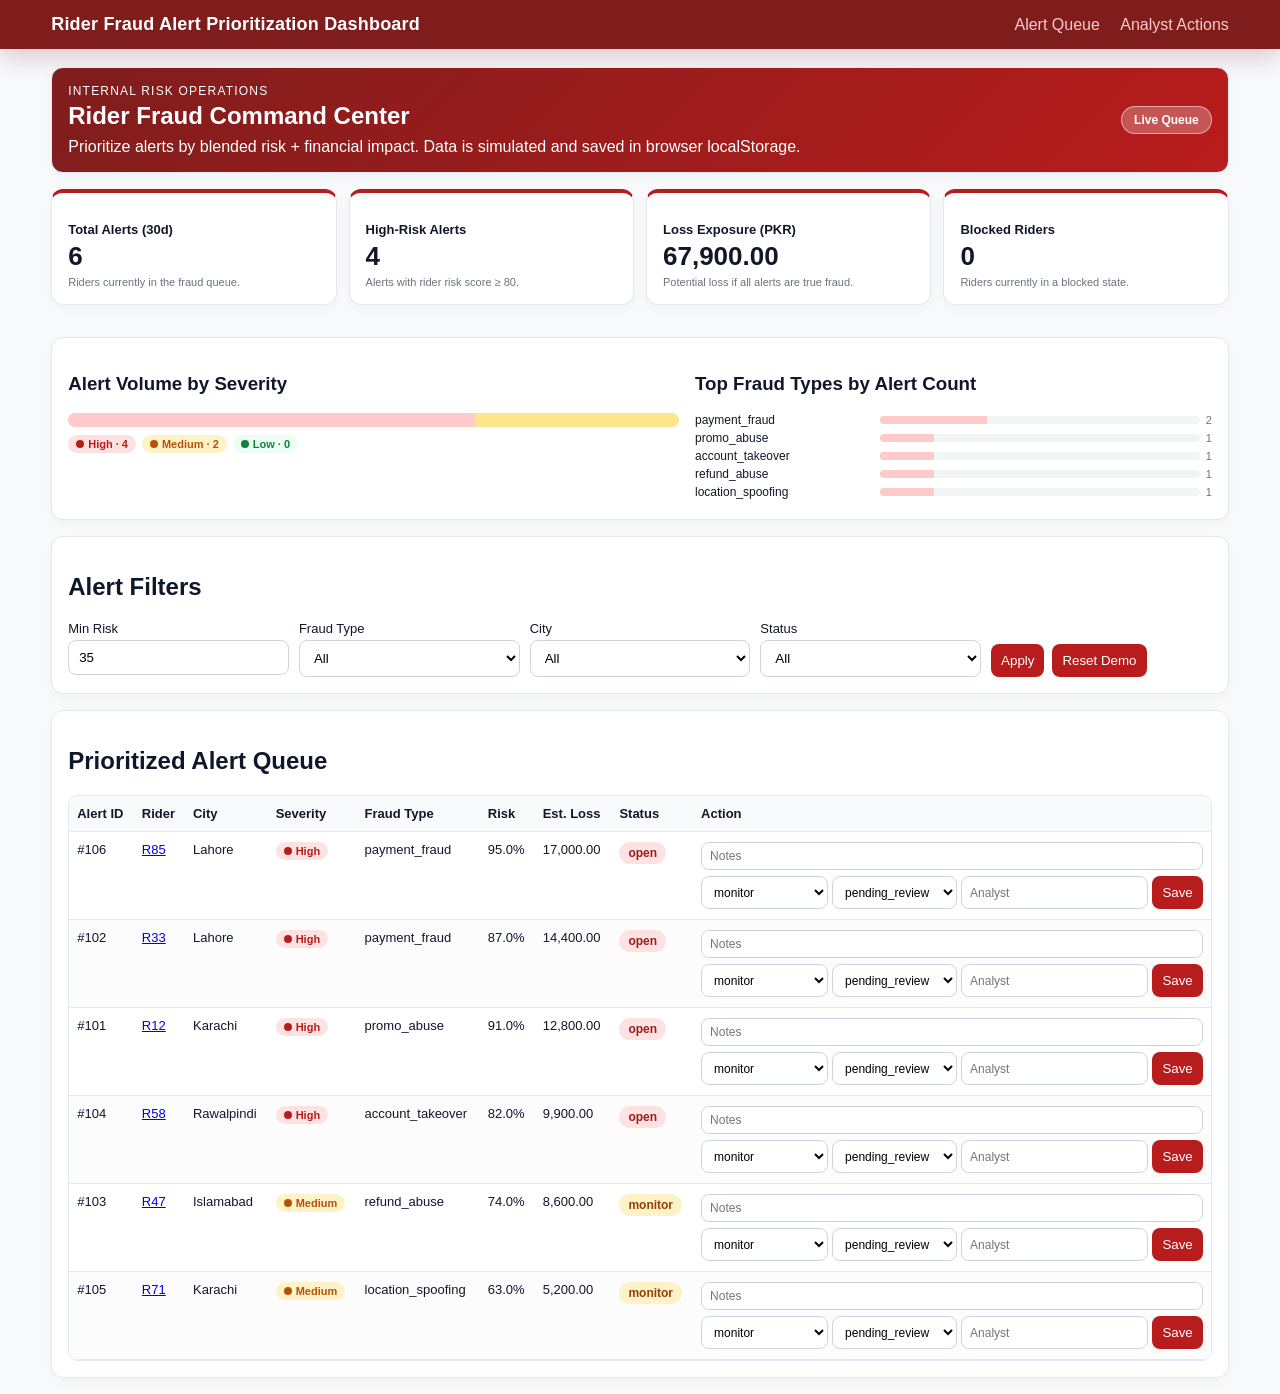
<file: docs/index.html>
<!doctype html>
<html lang="en">
<head>
  <meta charset="utf-8">
  <meta name="viewport" content="width=device-width, initial-scale=1">
  <title>Rider Fraud Alert Prioritization Dashboard</title>
  <link rel="stylesheet" href="styles.css">
</head>
<body>
  <header class="topbar">
    <div class="container">
      <h1>Rider Fraud Alert Prioritization Dashboard</h1>
      <nav>
        <a href="index.html">Alert Queue</a>
        <a href="actions.html">Analyst Actions</a>
      </nav>
    </div>
  </header>

  <main class="container">
    <section class="hero card">
      <div>
        <p class="eyebrow">Internal Risk Operations</p>
        <h2>Rider Fraud Command Center</h2>
        <p class="subtext">Prioritize alerts by blended risk + financial impact. Data is simulated and saved in browser localStorage.</p>
      </div>
      <div class="hero-chip">Live Queue</div>
    </section>

    <section class="summary-grid">
      <article class="card metric-card">
        <h3>Total Alerts (30d)</h3>
        <p class="metric-value" id="totalAlerts">0</p>
        <p class="metric-caption">Riders currently in the fraud queue.</p>
      </article>
      <article class="card metric-card">
        <h3>High-Risk Alerts</h3>
        <p class="metric-value" id="highRiskCount">0</p>
        <p class="metric-caption">Alerts with rider risk score ≥ 80.</p>
      </article>
      <article class="card metric-card">
        <h3>Loss Exposure (PKR)</h3>
        <p class="metric-value" id="estLoss">0</p>
        <p class="metric-caption">Potential loss if all alerts are true fraud.</p>
      </article>
      <article class="card metric-card">
        <h3>Blocked Riders</h3>
        <p class="metric-value" id="blockedCount">0</p>
        <p class="metric-caption">Riders currently in a blocked state.</p>
      </article>
    </section>

    <section class="card trend-grid">
      <article>
        <h3>Alert Volume by Severity</h3>
        <div class="severity-bar">
          <div class="severity-segment high" id="sevHigh"></div>
          <div class="severity-segment medium" id="sevMed"></div>
          <div class="severity-segment low" id="sevLow"></div>
        </div>
        <div class="legend" id="sevLegend"></div>
      </article>
      <article>
        <h3>Top Fraud Types by Alert Count</h3>
        <ul class="fraud-type-list" id="fraudTypeList"></ul>
      </article>
    </section>

    <section class="card">
      <h2>Alert Filters</h2>
      <div class="filters">
        <label>
          Min Risk
          <input id="minRisk" type="number" min="0" max="100" value="35">
        </label>
        <label>
          Fraud Type
          <select id="fraudType">
            <option value="">All</option>
            <option value="promo_abuse">promo_abuse</option>
            <option value="payment_fraud">payment_fraud</option>
            <option value="refund_abuse">refund_abuse</option>
            <option value="account_takeover">account_takeover</option>
            <option value="location_spoofing">location_spoofing</option>
          </select>
        </label>
        <label>
          City
          <select id="city">
            <option value="">All</option>
            <option value="Karachi">Karachi</option>
            <option value="Lahore">Lahore</option>
            <option value="Islamabad">Islamabad</option>
            <option value="Rawalpindi">Rawalpindi</option>
          </select>
        </label>
        <label>
          Status
          <select id="status">
            <option value="">All</option>
            <option value="open">open</option>
            <option value="monitor">monitor</option>
            <option value="blocked">blocked</option>
            <option value="closed">closed</option>
          </select>
        </label>
        <div style="display:flex; gap:8px; align-items:flex-end;">
          <button id="applyFilters" type="button">Apply</button>
          <button id="resetDemo" type="button">Reset Demo</button>
        </div>
      </div>
    </section>

    <section class="card">
      <h2>Prioritized Alert Queue</h2>
      <div class="table-wrap">
        <table>
          <thead>
            <tr>
              <th>Alert ID</th>
              <th>Rider</th>
              <th>City</th>
              <th>Severity</th>
              <th>Fraud Type</th>
              <th>Risk</th>
              <th>Est. Loss</th>
              <th>Status</th>
              <th>Action</th>
            </tr>
          </thead>
          <tbody id="alerts-tbody"></tbody>
        </table>
      </div>
    </section>
  </main>

  <script src="app.js"></script>
</body>
</html>
</file>
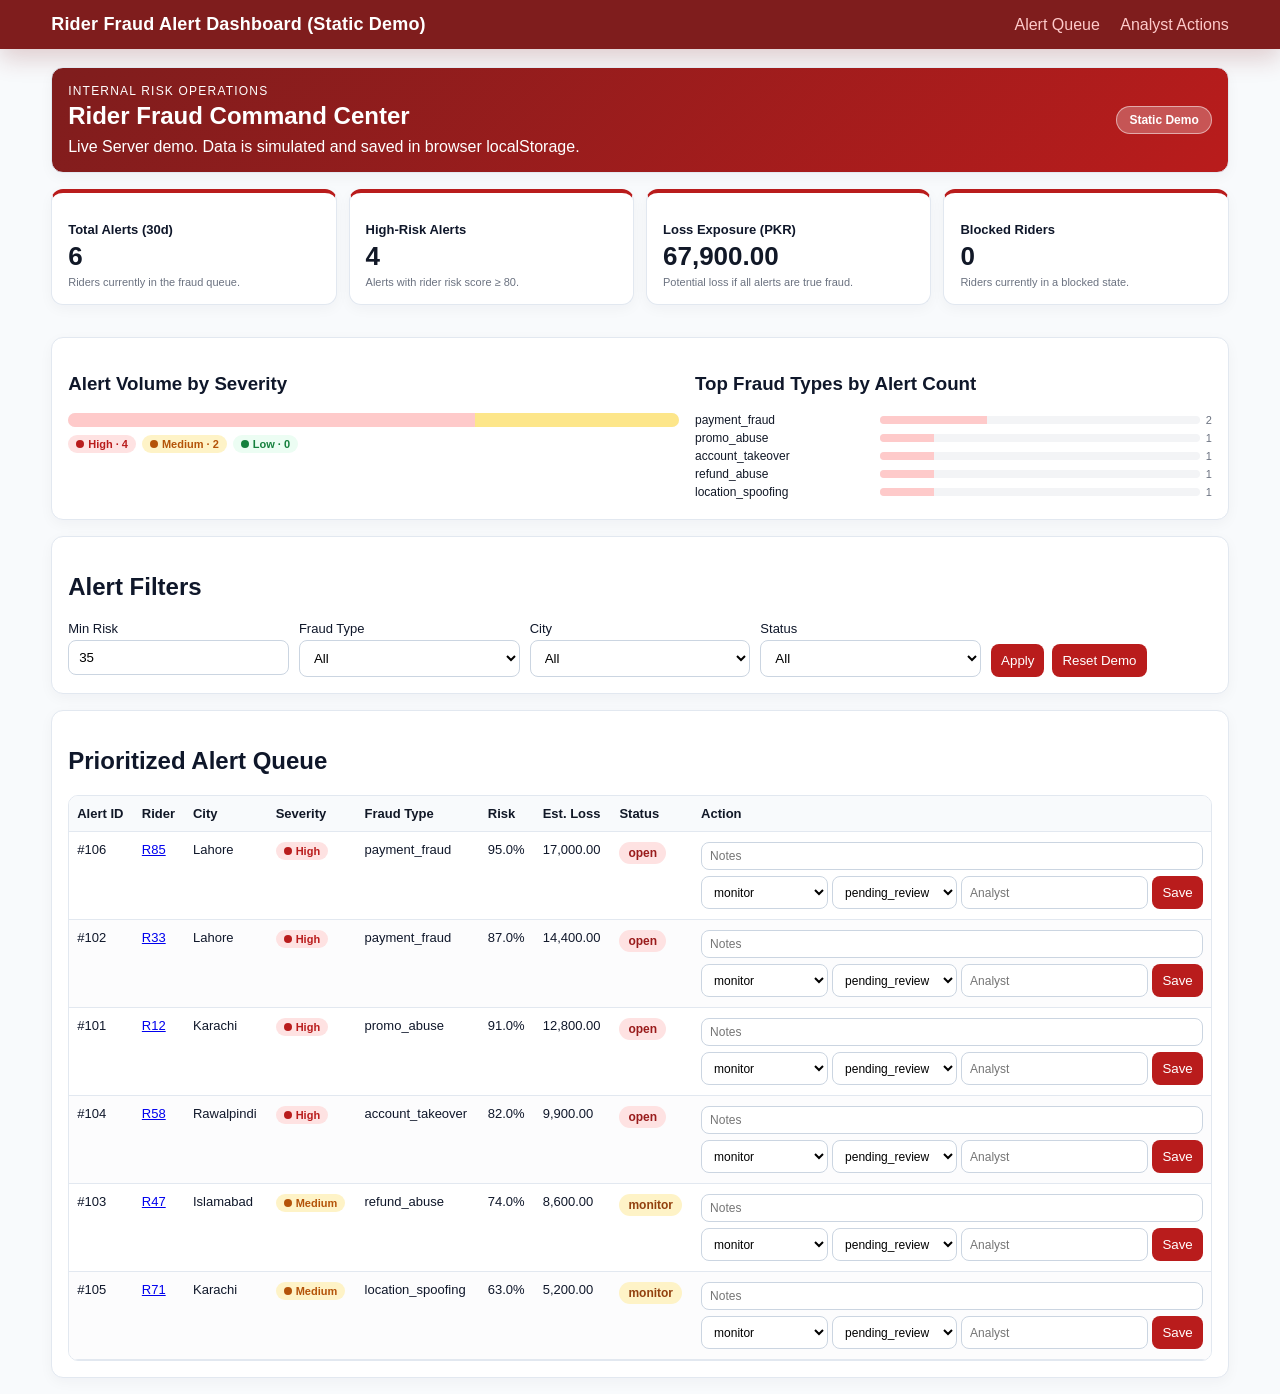
<file: static-demo/index.html>
<!doctype html>
<html lang="en">
<head>
  <meta charset="utf-8">
  <meta name="viewport" content="width=device-width, initial-scale=1">
  <title>Rider Fraud Dashboard (Static Demo)</title>
  <link rel="stylesheet" href="styles.css">
</head>
<body>
  <header class="topbar">
    <div class="container">
      <h1>Rider Fraud Alert Dashboard (Static Demo)</h1>
      <nav>
        <a href="index.html">Alert Queue</a>
        <a href="actions.html">Analyst Actions</a>
      </nav>
    </div>
  </header>

  <main class="container">
    <section class="hero card">
      <div>
        <p class="eyebrow">Internal Risk Operations</p>
        <h2>Rider Fraud Command Center</h2>
        <p class="subtext">Live Server demo. Data is simulated and saved in browser localStorage.</p>
      </div>
      <div class="hero-chip">Static Demo</div>
    </section>

    <section class="summary-grid">
      <article class="card metric-card">
        <h3>Total Alerts (30d)</h3>
        <p class="metric-value" id="totalAlerts">0</p>
        <p class="metric-caption">Riders currently in the fraud queue.</p>
      </article>
      <article class="card metric-card">
        <h3>High-Risk Alerts</h3>
        <p class="metric-value" id="highRiskCount">0</p>
        <p class="metric-caption">Alerts with rider risk score ≥ 80.</p>
      </article>
      <article class="card metric-card">
        <h3>Loss Exposure (PKR)</h3>
        <p class="metric-value" id="estLoss">0</p>
        <p class="metric-caption">Potential loss if all alerts are true fraud.</p>
      </article>
      <article class="card metric-card">
        <h3>Blocked Riders</h3>
        <p class="metric-value" id="blockedCount">0</p>
        <p class="metric-caption">Riders currently in a blocked state.</p>
      </article>
    </section>

    <section class="card trend-grid">
      <article>
        <h3>Alert Volume by Severity</h3>
        <div class="severity-bar">
          <div class="severity-segment high" id="sevHigh"></div>
          <div class="severity-segment medium" id="sevMed"></div>
          <div class="severity-segment low" id="sevLow"></div>
        </div>
        <div class="legend" id="sevLegend"></div>
      </article>
      <article>
        <h3>Top Fraud Types by Alert Count</h3>
        <ul class="fraud-type-list" id="fraudTypeList"></ul>
      </article>
    </section>

    <section class="card">
      <h2>Alert Filters</h2>
      <div class="filters">
        <label>
          Min Risk
          <input id="minRisk" type="number" min="0" max="100" value="35">
        </label>
        <label>
          Fraud Type
          <select id="fraudType">
            <option value="">All</option>
            <option value="promo_abuse">promo_abuse</option>
            <option value="payment_fraud">payment_fraud</option>
            <option value="refund_abuse">refund_abuse</option>
            <option value="account_takeover">account_takeover</option>
            <option value="location_spoofing">location_spoofing</option>
          </select>
        </label>
        <label>
          City
          <select id="city">
            <option value="">All</option>
            <option value="Karachi">Karachi</option>
            <option value="Lahore">Lahore</option>
            <option value="Islamabad">Islamabad</option>
            <option value="Rawalpindi">Rawalpindi</option>
          </select>
        </label>
        <label>
          Status
          <select id="status">
            <option value="">All</option>
            <option value="open">open</option>
            <option value="monitor">monitor</option>
            <option value="blocked">blocked</option>
            <option value="closed">closed</option>
          </select>
        </label>
        <div style="display:flex; gap:8px; align-items:flex-end;">
          <button id="applyFilters" type="button">Apply</button>
          <button id="resetDemo" type="button">Reset Demo</button>
        </div>
      </div>
    </section>

    <section class="card">
      <h2>Prioritized Alert Queue</h2>
      <div class="table-wrap">
        <table>
          <thead>
            <tr>
              <th>Alert ID</th>
              <th>Rider</th>
              <th>City</th>
              <th>Severity</th>
              <th>Fraud Type</th>
              <th>Risk</th>
              <th>Est. Loss</th>
              <th>Status</th>
              <th>Action</th>
            </tr>
          </thead>
          <tbody id="alerts-tbody"></tbody>
        </table>
      </div>
    </section>
  </main>

  <script src="app.js"></script>
</body>
</html>
</file>
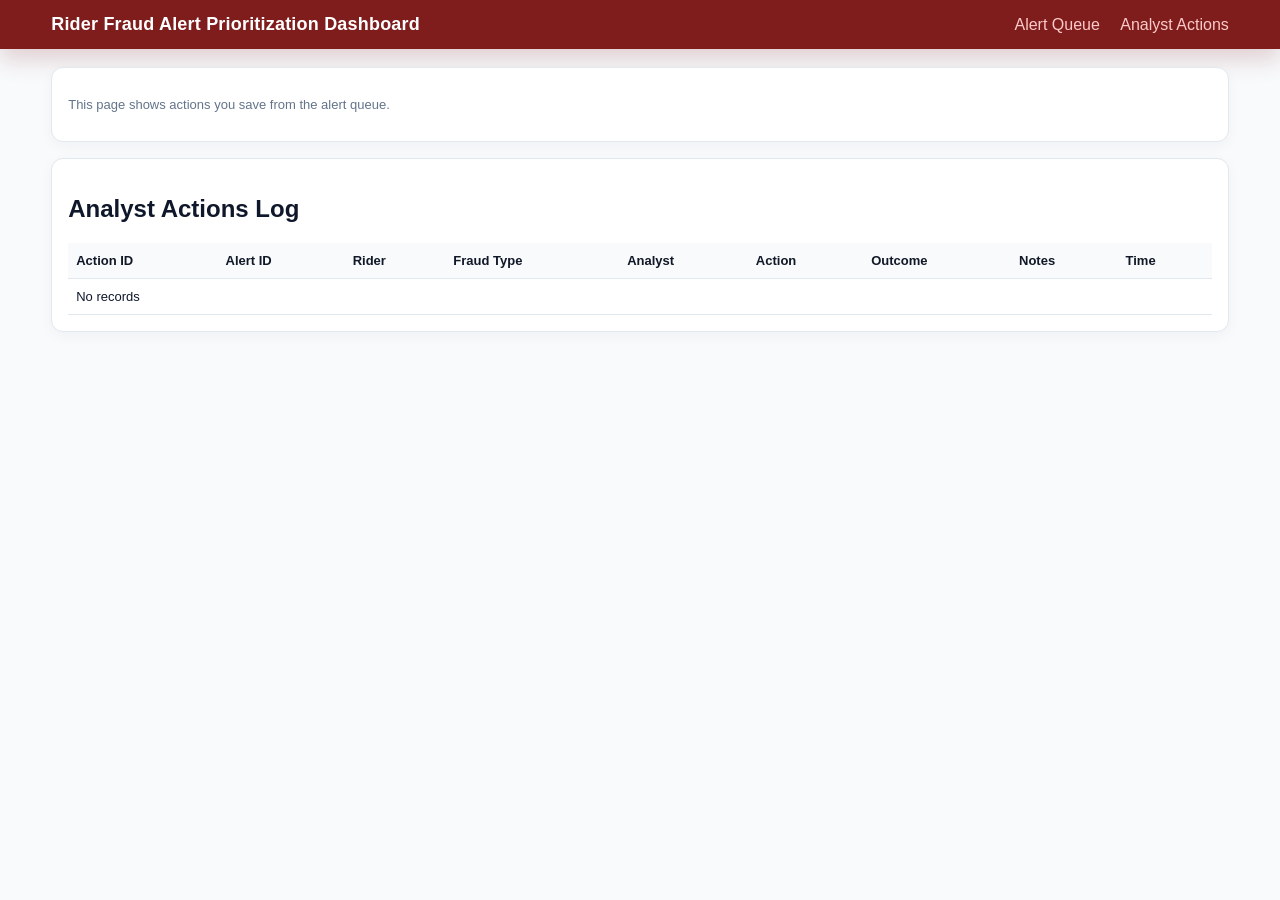
<file: docs/actions.html>
<!doctype html>
<html lang="en">
<head>
  <meta charset="utf-8">
  <meta name="viewport" content="width=device-width, initial-scale=1">
  <title>Analyst Actions - Rider Fraud Dashboard</title>
  <link rel="stylesheet" href="styles.css">
</head>
<body>
  <header class="topbar">
    <div class="container">
      <h1>Rider Fraud Alert Prioritization Dashboard</h1>
      <nav>
        <a href="index.html">Alert Queue</a>
        <a href="actions.html">Analyst Actions</a>
      </nav>
    </div>
  </header>

  <main class="container">
    <section class="card">
      <p class="muted">This page shows actions you save from the alert queue.</p>
    </section>
    <section class="card">
      <h2>Analyst Actions Log</h2>
      <table>
        <thead>
          <tr>
            <th>Action ID</th>
            <th>Alert ID</th>
            <th>Rider</th>
            <th>Fraud Type</th>
            <th>Analyst</th>
            <th>Action</th>
            <th>Outcome</th>
            <th>Notes</th>
            <th>Time</th>
          </tr>
        </thead>
        <tbody id="actionsLogBody"></tbody>
      </table>
    </section>
  </main>
  <script src="app.js"></script>
</body>
</html>
</file>
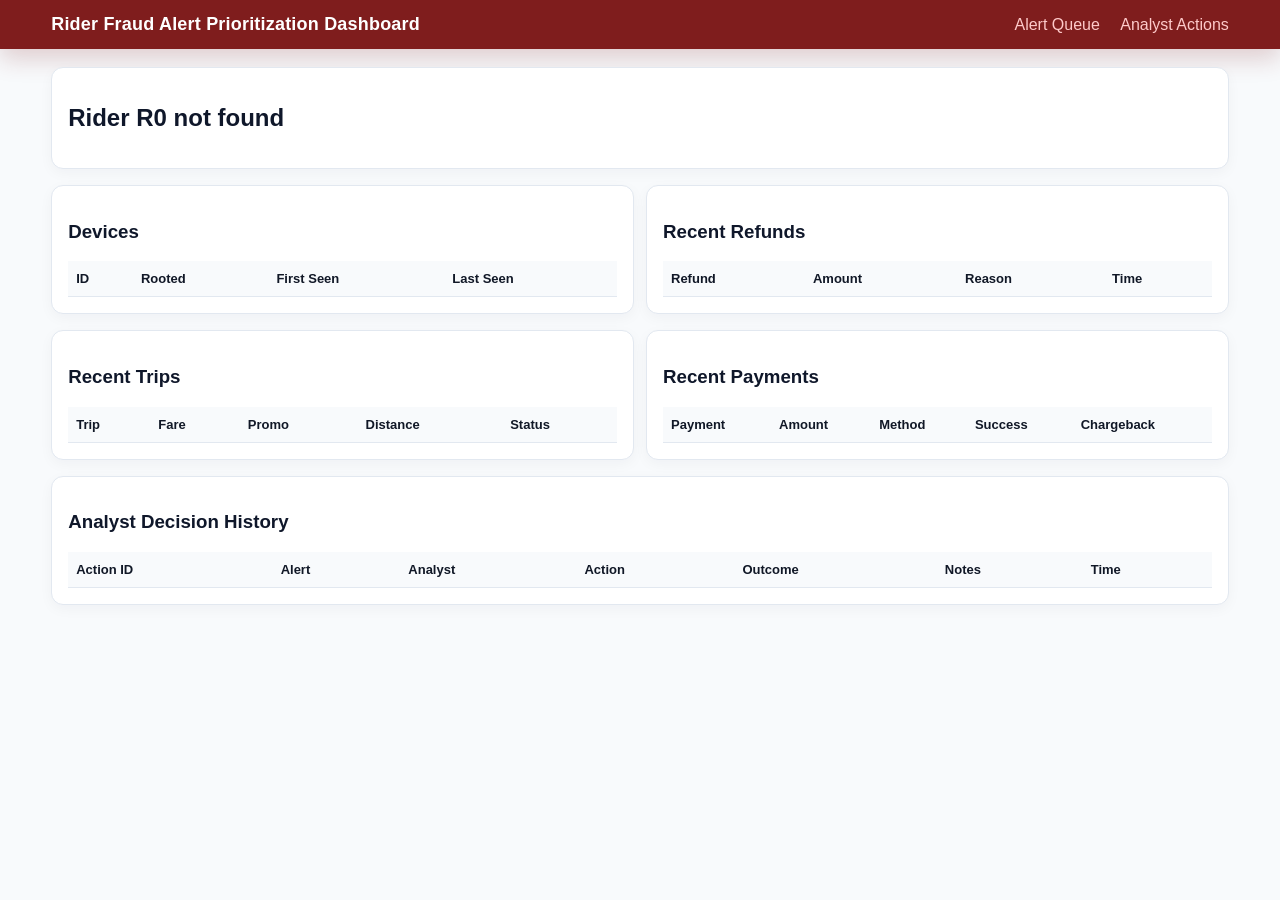
<file: docs/rider.html>
<!doctype html>
<html lang="en">
<head>
  <meta charset="utf-8">
  <meta name="viewport" content="width=device-width, initial-scale=1">
  <title>Rider Details - Rider Fraud Dashboard</title>
  <link rel="stylesheet" href="styles.css">
</head>
<body>
  <header class="topbar">
    <div class="container">
      <h1>Rider Fraud Alert Prioritization Dashboard</h1>
      <nav>
        <a href="index.html">Alert Queue</a>
        <a href="actions.html">Analyst Actions</a>
      </nav>
    </div>
  </header>

  <main class="container">
    <section class="card">
      <h2 id="riderName">Rider</h2>
      <p id="riderMeta"></p>
      <p id="riderCreated"></p>
      <p><strong id="riskLine"></strong></p>
    </section>

    <section class="grid-2">
      <article class="card">
        <h3>Devices</h3>
        <table>
          <thead><tr><th>ID</th><th>Rooted</th><th>First Seen</th><th>Last Seen</th></tr></thead>
          <tbody id="devicesBody"></tbody>
        </table>
      </article>

      <article class="card">
        <h3>Recent Refunds</h3>
        <table>
          <thead><tr><th>Refund</th><th>Amount</th><th>Reason</th><th>Time</th></tr></thead>
          <tbody id="refundsBody"></tbody>
        </table>
      </article>
    </section>

    <section class="grid-2">
      <article class="card">
        <h3>Recent Trips</h3>
        <table>
          <thead><tr><th>Trip</th><th>Fare</th><th>Promo</th><th>Distance</th><th>Status</th></tr></thead>
          <tbody id="tripsBody"></tbody>
        </table>
      </article>

      <article class="card">
        <h3>Recent Payments</h3>
        <table>
          <thead><tr><th>Payment</th><th>Amount</th><th>Method</th><th>Success</th><th>Chargeback</th></tr></thead>
          <tbody id="paymentsBody"></tbody>
        </table>
      </article>
    </section>

    <section class="card">
      <h3>Analyst Decision History</h3>
      <table>
        <thead><tr><th>Action ID</th><th>Alert</th><th>Analyst</th><th>Action</th><th>Outcome</th><th>Notes</th><th>Time</th></tr></thead>
        <tbody id="actionsBody"></tbody>
      </table>
    </section>
  </main>

  <script src="app.js"></script>
</body>
</html>
</file>
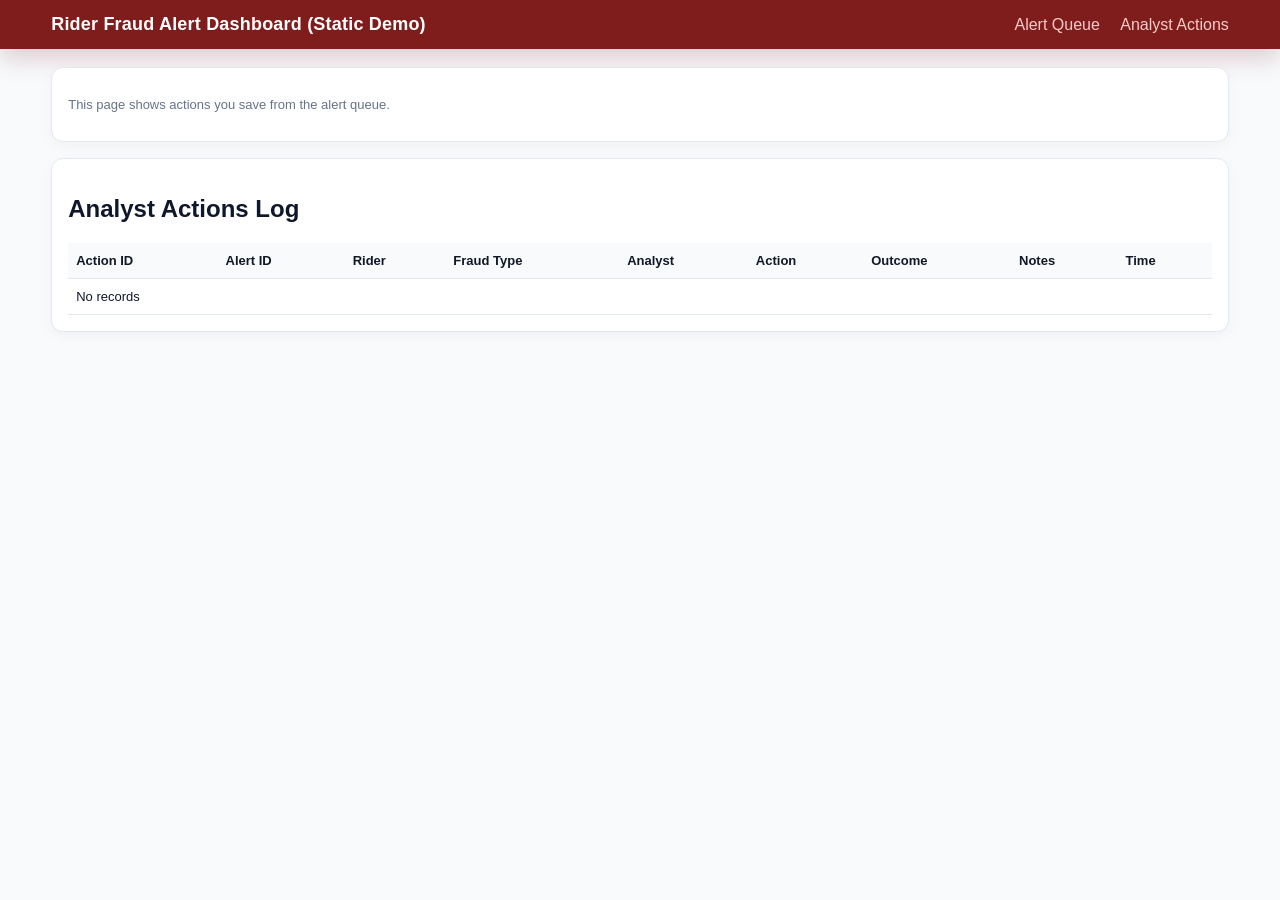
<file: static-demo/actions.html>
<!doctype html>
<html lang="en">
<head>
  <meta charset="utf-8">
  <meta name="viewport" content="width=device-width, initial-scale=1">
  <title>Analyst Actions (Static Demo)</title>
  <link rel="stylesheet" href="styles.css">
</head>
<body>
  <header class="topbar">
    <div class="container">
      <h1>Rider Fraud Alert Dashboard (Static Demo)</h1>
      <nav>
        <a href="index.html">Alert Queue</a>
        <a href="actions.html">Analyst Actions</a>
      </nav>
    </div>
  </header>

  <main class="container">
    <section class="card">
      <p class="muted">This page shows actions you save from the alert queue.</p>
    </section>
    <section class="card">
      <h2>Analyst Actions Log</h2>
      <table>
        <thead>
          <tr>
            <th>Action ID</th>
            <th>Alert ID</th>
            <th>Rider</th>
            <th>Fraud Type</th>
            <th>Analyst</th>
            <th>Action</th>
            <th>Outcome</th>
            <th>Notes</th>
            <th>Time</th>
          </tr>
        </thead>
        <tbody id="actionsLogBody"></tbody>
      </table>
    </section>
  </main>
  <script src="app.js"></script>
</body>
</html>
</file>
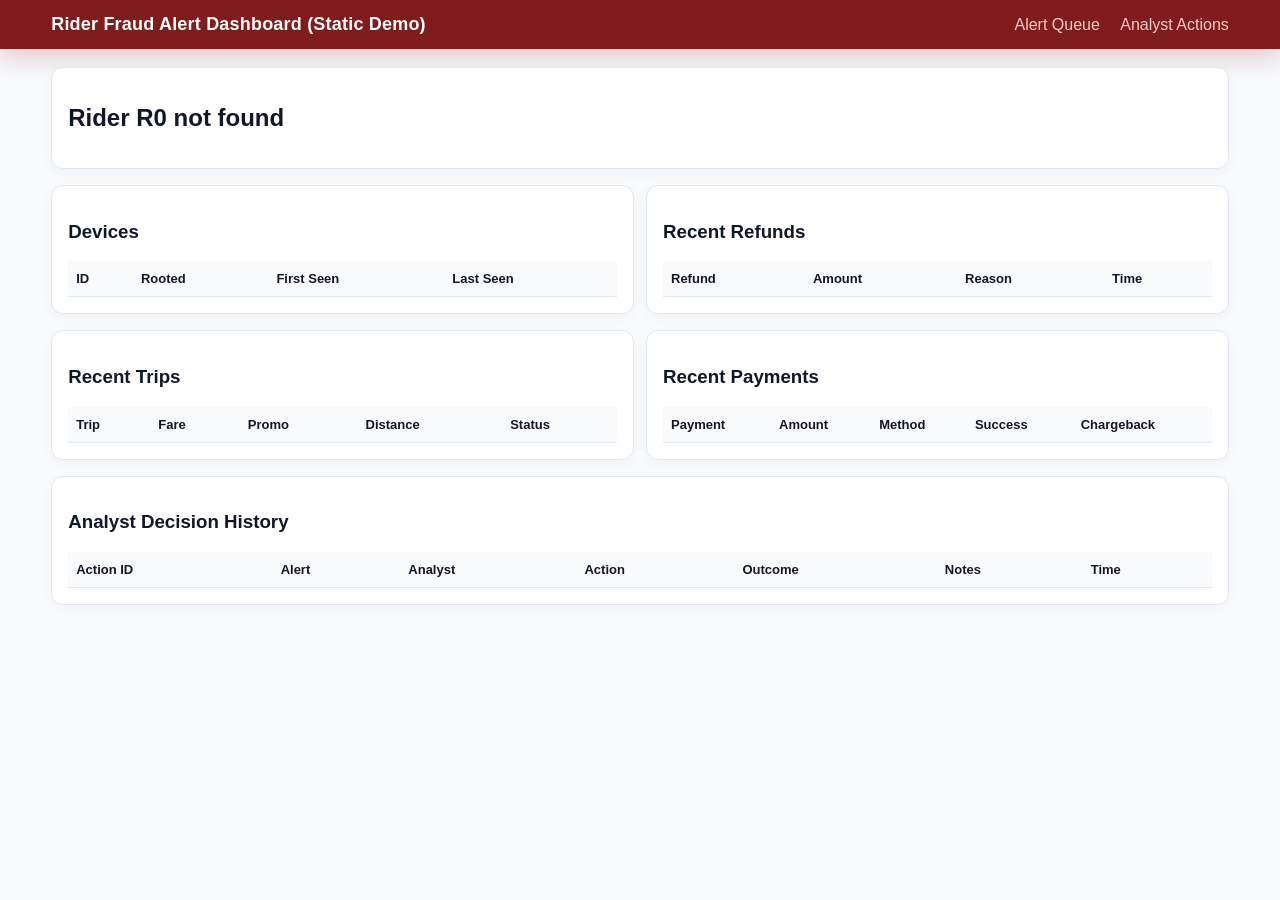
<file: static-demo/rider.html>
<!doctype html>
<html lang="en">
<head>
  <meta charset="utf-8">
  <meta name="viewport" content="width=device-width, initial-scale=1">
  <title>Rider Details (Static Demo)</title>
  <link rel="stylesheet" href="styles.css">
</head>
<body>
  <header class="topbar">
    <div class="container">
      <h1>Rider Fraud Alert Dashboard (Static Demo)</h1>
      <nav>
        <a href="index.html">Alert Queue</a>
        <a href="actions.html">Analyst Actions</a>
      </nav>
    </div>
  </header>

  <main class="container">
    <section class="card">
      <h2 id="riderName">Rider</h2>
      <p id="riderMeta"></p>
      <p id="riderCreated"></p>
      <p><strong id="riskLine"></strong></p>
    </section>

    <section class="grid-2">
      <article class="card">
        <h3>Devices</h3>
        <table>
          <thead><tr><th>ID</th><th>Rooted</th><th>First Seen</th><th>Last Seen</th></tr></thead>
          <tbody id="devicesBody"></tbody>
        </table>
      </article>

      <article class="card">
        <h3>Recent Refunds</h3>
        <table>
          <thead><tr><th>Refund</th><th>Amount</th><th>Reason</th><th>Time</th></tr></thead>
          <tbody id="refundsBody"></tbody>
        </table>
      </article>
    </section>

    <section class="grid-2">
      <article class="card">
        <h3>Recent Trips</h3>
        <table>
          <thead><tr><th>Trip</th><th>Fare</th><th>Promo</th><th>Distance</th><th>Status</th></tr></thead>
          <tbody id="tripsBody"></tbody>
        </table>
      </article>

      <article class="card">
        <h3>Recent Payments</h3>
        <table>
          <thead><tr><th>Payment</th><th>Amount</th><th>Method</th><th>Success</th><th>Chargeback</th></tr></thead>
          <tbody id="paymentsBody"></tbody>
        </table>
      </article>
    </section>

    <section class="card">
      <h3>Analyst Decision History</h3>
      <table>
        <thead><tr><th>Action ID</th><th>Alert</th><th>Analyst</th><th>Action</th><th>Outcome</th><th>Notes</th><th>Time</th></tr></thead>
        <tbody id="actionsBody"></tbody>
      </table>
    </section>
  </main>

  <script src="app.js"></script>
</body>
</html>
</file>
<file: docs/styles.css>
* {
    box-sizing: border-box;
}

body {
    margin: 0;
    font-family: "Segoe UI", Arial, sans-serif;
    background: #f8fafc;
    color: #0f172a;
}

.container {
    width: min(1200px, 92%);
    margin: 0 auto;
}

.topbar {
    background: #7f1d1d;
    color: white;
    padding: 14px 0;
    margin-bottom: 18px;
    box-shadow: 0 10px 24px rgba(127, 29, 29, 0.2);
}

.topbar .container {
    display: flex;
    justify-content: space-between;
    align-items: center;
}

.topbar h1 {
    font-size: 18px;
    margin: 0;
    letter-spacing: 0.2px;
}

nav a {
    color: #fecaca;
    text-decoration: none;
    margin-left: 16px;
}

nav a:hover {
    color: #ffffff;
}

.hero {
    display: flex;
    justify-content: space-between;
    align-items: center;
    background: linear-gradient(135deg, #7f1d1d 0%, #b91c1c 100%) !important;
    color: #ffffff !important;
    border: none;
}

.hero .eyebrow,
.hero .subtext,
.hero h2,
.hero-chip {
    color: #ffffff !important;
}

.hero h2 {
    margin: 4px 0 8px;
    font-size: 24px;
}

.eyebrow {
    margin: 0;
    text-transform: uppercase;
    font-size: 12px;
    letter-spacing: 1.2px;
    color: #ffffff;
}

.subtext {
    margin: 0;
    color: #ffffff;
}

.hero-chip {
    background: rgba(255, 255, 255, 0.25);
    border: 1px solid rgba(255, 255, 255, 0.5);
    color: #ffffff !important;
    border-radius: 999px;
    padding: 6px 12px;
    font-size: 12px;
    font-weight: 600;
}

.summary-grid {
    display: grid;
    grid-template-columns: repeat(4, 1fr);
    gap: 12px;
    margin-bottom: 16px;
}

.card {
    background: white;
    border: 1px solid #e2e8f0;
    border-radius: 12px;
    padding: 16px;
    margin-bottom: 16px;
    box-shadow: 0 4px 14px rgba(15, 23, 42, 0.04);
}

.metric-card {
    border-top: 4px solid #b91c1c;
}

.metric-card h3 {
    margin-bottom: 4px;
    color: #0f172a;
    font-size: 13px;
    font-weight: 600;
}

.metric-value {
    margin: 2px 0 0;
    font-size: 26px;
    font-weight: 700;
    color: #111827;
}

.metric-caption {
    margin: 4px 0 0;
    font-size: 11px;
    color: #6b7280;
}

.filters {
    display: grid;
    grid-template-columns: repeat(5, 1fr);
    gap: 10px;
}

label {
    display: flex;
    flex-direction: column;
    font-size: 13px;
    gap: 4px;
}

input,
select,
button {
    padding: 9px 10px;
    border-radius: 8px;
    border: 1px solid #cbd5e1;
    background: #ffffff;
}

button {
    background: #b91c1c;
    color: white;
    border: none;
    cursor: pointer;
}

button:hover {
    background: #991b1b;
}

.table-wrap {
    overflow-x: auto;
    border: 1px solid #e2e8f0;
    border-radius: 10px;
}

table {
    width: 100%;
    border-collapse: collapse;
    font-size: 13px;
}

th,
td {
    border-bottom: 1px solid #e2e8f0;
    padding: 10px 8px;
    text-align: left;
    vertical-align: top;
}

th {
    background: #f8fafc;
    color: #111827;
    position: sticky;
    top: 0;
    z-index: 1;
}

tbody tr:nth-child(even) {
    background: #fcfcfd;
}

tbody tr:hover {
    background: #fff7f7;
}

.action-form {
    display: flex;
    flex-direction: column;
    gap: 6px;
    min-width: 0;
}

.action-inline {
    display: grid;
    grid-template-columns: 0.8fr 0.8fr 1.3fr auto;
    gap: 4px;
}

.action-form input,
.action-form select {
    padding: 6px 8px;
    font-size: 12px;
}

.status {
    font-size: 12px;
    border-radius: 12px;
    padding: 4px 9px;
    display: inline-block;
    font-weight: 600;
}

.status.open {
    background: #fee2e2;
    color: #991b1b;
}

.status.monitor {
    background: #fef3c7;
    color: #92400e;
}

.status.blocked {
    background: #ddd6fe;
    color: #5b21b6;
}

.status.closed {
    background: #dcfce7;
    color: #166534;
}

.grid-2 {
    display: grid;
    gap: 12px;
    grid-template-columns: 1fr 1fr;
}

.muted {
    color: #64748b;
    font-size: 13px;
}

.trend-grid {
    display: grid;
    grid-template-columns: 1.3fr 1.1fr;
    gap: 16px;
}

.severity-bar {
    display: flex;
    height: 14px;
    border-radius: 999px;
    overflow: hidden;
    background: #f3f4f6;
    margin-top: 6px;
}

.severity-segment {
    height: 100%;
}

.severity-segment.high {
    background: #fecaca;
}

.severity-segment.medium {
    background: #fde68a;
}

.severity-segment.low {
    background: #bbf7d0;
}

.legend {
    margin-top: 8px;
    display: flex;
    gap: 6px;
    flex-wrap: wrap;
}

.fraud-type-list {
    list-style: none;
    padding: 0;
    margin: 4px 0 0;
}

.fraud-type-list li {
    display: grid;
    grid-template-columns: 0.9fr 1.6fr auto;
    align-items: center;
    gap: 6px;
    font-size: 12px;
    margin-bottom: 4px;
}

.fraud-label {
    color: #111827;
}

.fraud-bar-wrap {
    background: #f3f4f6;
    border-radius: 999px;
    overflow: hidden;
    height: 8px;
}

.fraud-bar {
    height: 100%;
    background: #fecaca;
}

.fraud-count {
    color: #6b7280;
    font-size: 11px;
}

@media (max-width: 900px) {
    .hero {
        flex-direction: column;
        align-items: flex-start;
        gap: 12px;
    }

    .summary-grid,
    .filters,
    .grid-2,
    .trend-grid {
        grid-template-columns: 1fr;
    }

    .action-inline {
        grid-template-columns: 1fr;
    }
}

.pill {
    display: inline-flex;
    align-items: center;
    gap: 4px;
    padding: 3px 8px;
    border-radius: 999px;
    font-size: 11px;
    font-weight: 600;
}

.pill::before {
    content: "";
    width: 8px;
    height: 8px;
    border-radius: 999px;
    background: currentColor;
}

.pill-high {
    background: #fee2e2;
    color: #b91c1c;
}

.pill-medium {
    background: #fef3c7;
    color: #b45309;
}

.pill-low {
    background: #ecfdf3;
    color: #15803d;
}
</file>
<file: static-demo/styles.css>
* {
    box-sizing: border-box;
}

body {
    margin: 0;
    font-family: "Segoe UI", Arial, sans-serif;
    background: #f8fafc;
    color: #0f172a;
}

.container {
    width: min(1200px, 92%);
    margin: 0 auto;
}

.topbar {
    background: #7f1d1d;
    color: white;
    padding: 14px 0;
    margin-bottom: 18px;
    box-shadow: 0 10px 24px rgba(127, 29, 29, 0.2);
}

.topbar .container {
    display: flex;
    justify-content: space-between;
    align-items: center;
}

.topbar h1 {
    font-size: 18px;
    margin: 0;
    letter-spacing: 0.2px;
}

nav a {
    color: #fecaca;
    text-decoration: none;
    margin-left: 16px;
}

nav a:hover {
    color: #ffffff;
}

.hero {
    display: flex;
    justify-content: space-between;
    align-items: center;
    background: linear-gradient(135deg, #7f1d1d 0%, #b91c1c 100%) !important;
    color: #ffffff !important;
    border: none;
}

.hero .eyebrow,
.hero .subtext,
.hero h2,
.hero-chip {
    color: #ffffff !important;
}

.hero h2 {
    margin: 4px 0 8px;
    font-size: 24px;
}

.eyebrow {
    margin: 0;
    text-transform: uppercase;
    font-size: 12px;
    letter-spacing: 1.2px;
    color: #ffffff;
}

.subtext {
    margin: 0;
    color: #ffffff;
}

.hero-chip {
    background: rgba(255, 255, 255, 0.25);
    border: 1px solid rgba(255, 255, 255, 0.5);
    color: #ffffff !important;
    border-radius: 999px;
    padding: 6px 12px;
    font-size: 12px;
    font-weight: 600;
}

.summary-grid {
    display: grid;
    grid-template-columns: repeat(4, 1fr);
    gap: 12px;
    margin-bottom: 16px;
}

.card {
    background: white;
    border: 1px solid #e2e8f0;
    border-radius: 12px;
    padding: 16px;
    margin-bottom: 16px;
    box-shadow: 0 4px 14px rgba(15, 23, 42, 0.04);
}

.metric-card {
    border-top: 4px solid #b91c1c;
}

.metric-card h3 {
    margin-bottom: 4px;
    color: #0f172a;
    font-size: 13px;
    font-weight: 600;
}

.metric-value {
    margin: 2px 0 0;
    font-size: 26px;
    font-weight: 700;
    color: #111827;
}

.metric-caption {
    margin: 4px 0 0;
    font-size: 11px;
    color: #6b7280;
}

.filters {
    display: grid;
    grid-template-columns: repeat(5, 1fr);
    gap: 10px;
}

label {
    display: flex;
    flex-direction: column;
    font-size: 13px;
    gap: 4px;
}

input,
select,
button {
    padding: 9px 10px;
    border-radius: 8px;
    border: 1px solid #cbd5e1;
    background: #ffffff;
}

button {
    background: #b91c1c;
    color: white;
    border: none;
    cursor: pointer;
}

button:hover {
    background: #991b1b;
}

.table-wrap {
    overflow-x: auto;
    border: 1px solid #e2e8f0;
    border-radius: 10px;
}

table {
    width: 100%;
    border-collapse: collapse;
    font-size: 13px;
}

th,
td {
    border-bottom: 1px solid #e2e8f0;
    padding: 10px 8px;
    text-align: left;
    vertical-align: top;
}

th {
    background: #f8fafc;
    color: #111827;
    position: sticky;
    top: 0;
    z-index: 1;
}

tbody tr:nth-child(even) {
    background: #fcfcfd;
}

tbody tr:hover {
    background: #fff7f7;
}

.action-form {
    display: flex;
    flex-direction: column;
    gap: 6px;
    min-width: 0;
}

.action-inline {
    display: grid;
    grid-template-columns: 0.8fr 0.8fr 1.3fr auto;
    gap: 4px;
}

.action-form input,
.action-form select {
    padding: 6px 8px;
    font-size: 12px;
}

.status {
    font-size: 12px;
    border-radius: 12px;
    padding: 4px 9px;
    display: inline-block;
    font-weight: 600;
}

.status.open {
    background: #fee2e2;
    color: #991b1b;
}

.status.monitor {
    background: #fef3c7;
    color: #92400e;
}

.status.blocked {
    background: #ddd6fe;
    color: #5b21b6;
}

.status.closed {
    background: #dcfce7;
    color: #166534;
}

.grid-2 {
    display: grid;
    gap: 12px;
    grid-template-columns: 1fr 1fr;
}

.muted {
    color: #64748b;
    font-size: 13px;
}

.trend-grid {
    display: grid;
    grid-template-columns: 1.3fr 1.1fr;
    gap: 16px;
}

.severity-bar {
    display: flex;
    height: 14px;
    border-radius: 999px;
    overflow: hidden;
    background: #f3f4f6;
    margin-top: 6px;
}

.severity-segment {
    height: 100%;
}

.severity-segment.high {
    background: #fecaca;
}

.severity-segment.medium {
    background: #fde68a;
}

.severity-segment.low {
    background: #bbf7d0;
}

.legend {
    margin-top: 8px;
    display: flex;
    gap: 6px;
    flex-wrap: wrap;
}

.fraud-type-list {
    list-style: none;
    padding: 0;
    margin: 4px 0 0;
}

.fraud-type-list li {
    display: grid;
    grid-template-columns: 0.9fr 1.6fr auto;
    align-items: center;
    gap: 6px;
    font-size: 12px;
    margin-bottom: 4px;
}

.fraud-label {
    color: #111827;
}

.fraud-bar-wrap {
    background: #f3f4f6;
    border-radius: 999px;
    overflow: hidden;
    height: 8px;
}

.fraud-bar {
    height: 100%;
    background: #fecaca;
}

.fraud-count {
    color: #6b7280;
    font-size: 11px;
}

@media (max-width: 900px) {
    .hero {
        flex-direction: column;
        align-items: flex-start;
        gap: 12px;
    }

    .summary-grid,
    .filters,
    .grid-2,
    .trend-grid {
        grid-template-columns: 1fr;
    }

    .action-inline {
        grid-template-columns: 1fr;
    }
}

.pill {
    display: inline-flex;
    align-items: center;
    gap: 4px;
    padding: 3px 8px;
    border-radius: 999px;
    font-size: 11px;
    font-weight: 600;
}

.pill::before {
    content: "";
    width: 8px;
    height: 8px;
    border-radius: 999px;
    background: currentColor;
}

.pill-high {
    background: #fee2e2;
    color: #b91c1c;
}

.pill-medium {
    background: #fef3c7;
    color: #b45309;
}

.pill-low {
    background: #ecfdf3;
    color: #15803d;
}
</file>
